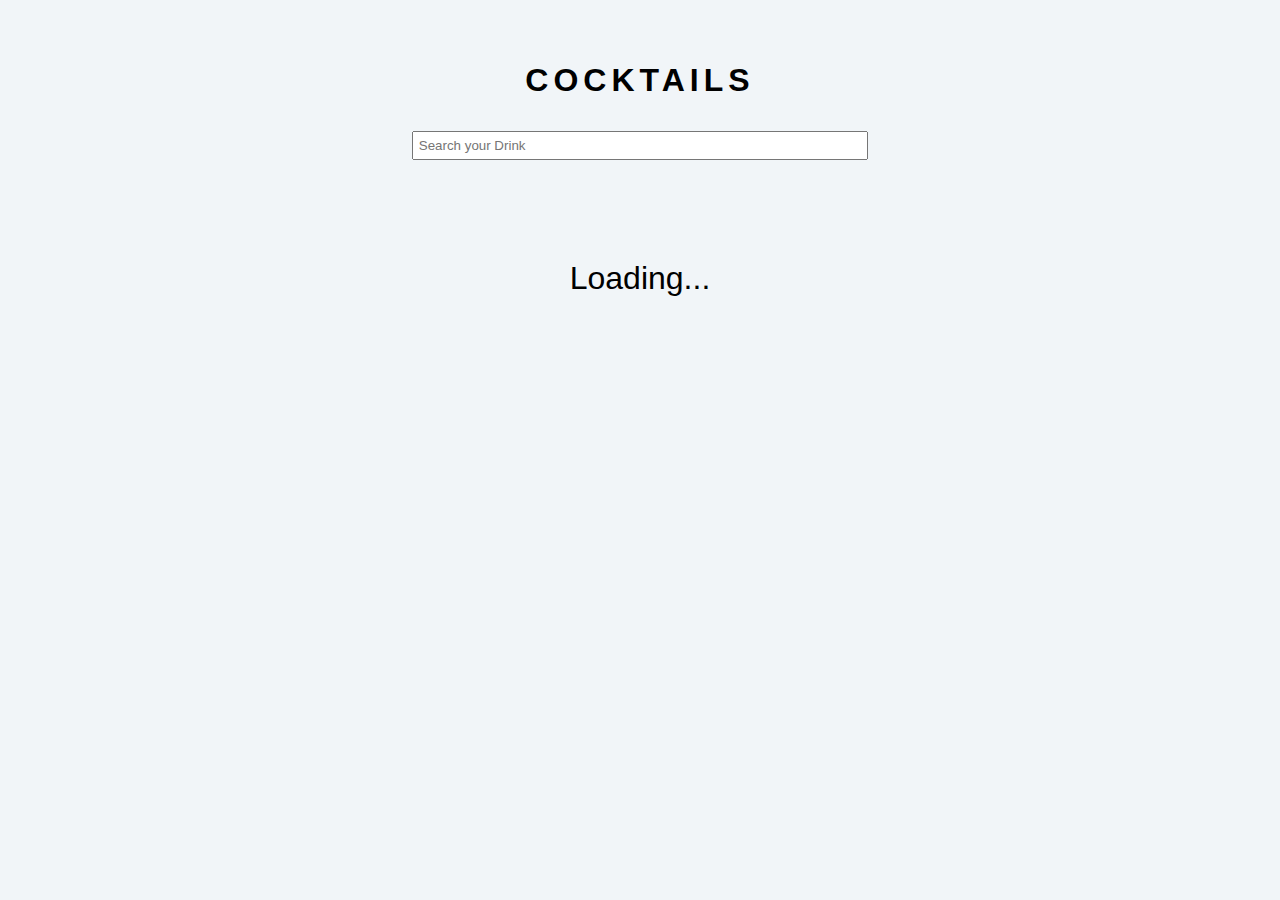
<file: cocktails/index.html>
<!DOCTYPE html>
<html lang="en">

<head>
    <meta charset="UTF-8">
    <meta name="viewport" content="width=device-width, initial-scale=1.0">
    <link rel="stylesheet" href="style.css">
    <title>Cocktails</title>
</head>

<body>

    <form class="search-form">
        <h3>Cocktails</h3>
        <input type="text" placeholder="Search your Drink" class="input" name="drink">
    </form>

    <section class="section-container cocktails">
        <div class="loading">Loading...</div>

        <h2 class="error-msg"></h2>

        <div class="section-center"></div>
    </section>


    <script type="module" src="app.js"></script>
</body>

</html>
</file>
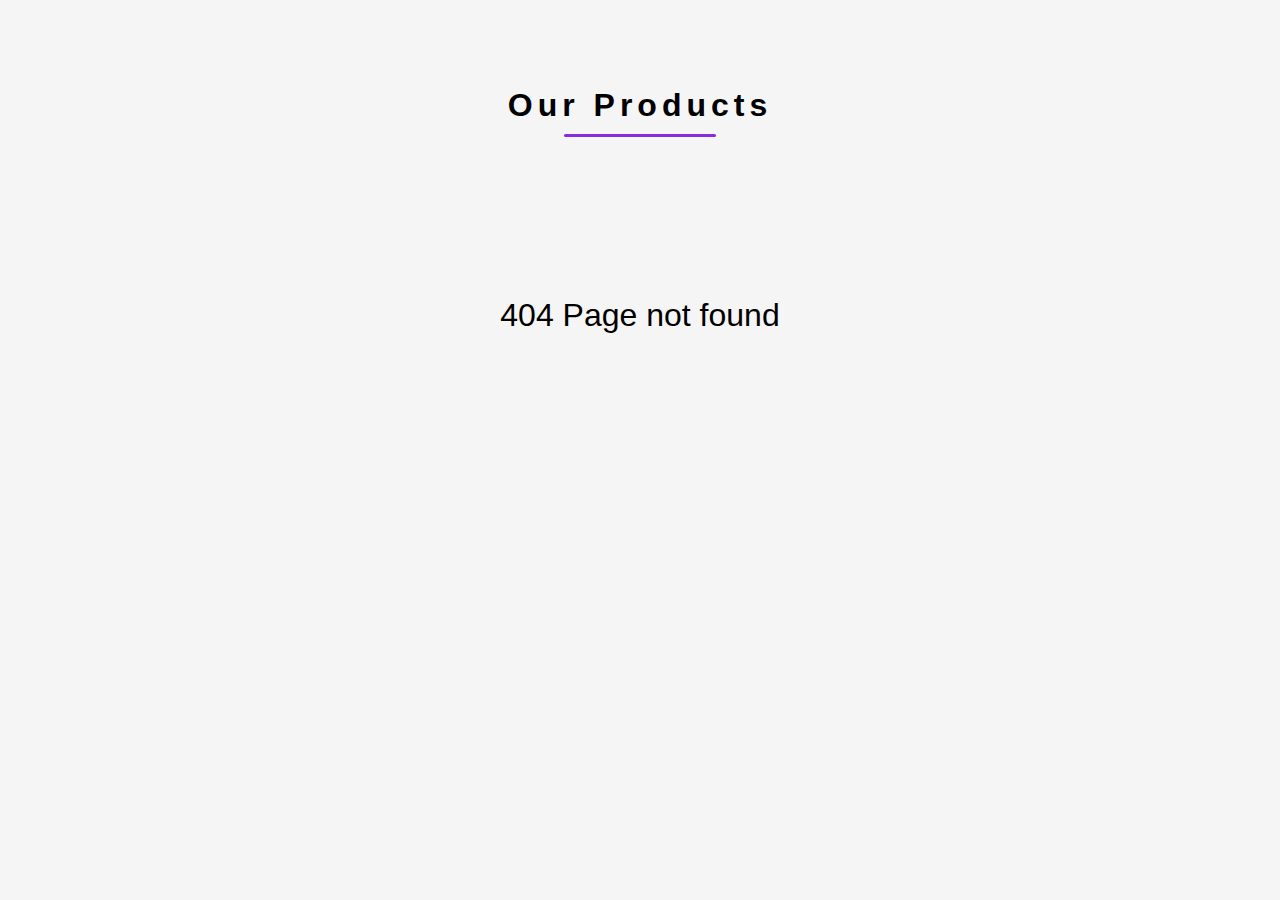
<file: products/index.html>
<!DOCTYPE html>
<html lang="en">

<head>
    <meta charset="UTF-8">
    <meta name="viewport" content="width=device-width, initial-scale=1.0">
    <title>Products</title>
    <link rel="stylesheet" href="style.css" />
</head>

<body>


    <section class="products">
        <!-- title -->
        <div class="title">
            <h2>Our Products</h2>
            <div class="title-underline"></div>
        </div>



        <!-- products -->
        <div class="product-center">

            <div class="products-container">
                <!-- <a class="product-link" href="product.html">
                    <img class="product-img"
                        src="https://images.pexels.com/photos/1350789/pexels-photo-1350789.jpeg?auto=compress&cs=tinysrgb&w=600"
                        alt="">
                    <footer>
                        <h5>Product title</h5>
                        <span>$5.9</span>
                    </footer>
                </a> -->



            </div>

        </div>
    </section>

    <!-- <div>
        <h3>Error</h3>
    </div> -->


    <script src="app.js"></script>
</body>

</html>
</file>
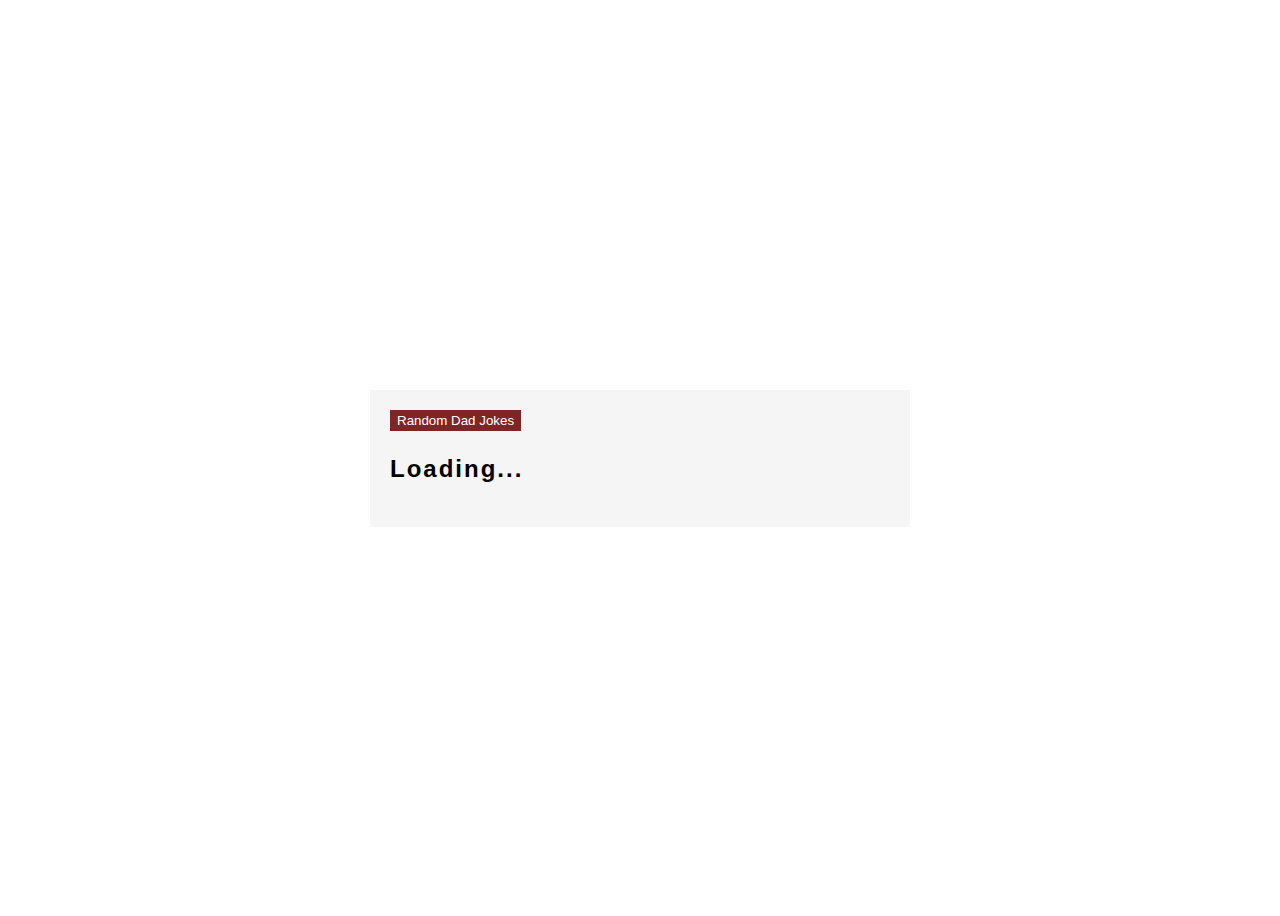
<file: random-jokes/index.html>
<!DOCTYPE html>
<html lang="en">

<head>
    <meta charset="UTF-8">
    <meta name="viewport" content="width=device-width, initial-scale=1.0">
    <link rel="stylesheet" href="style.css">
    <title>Dad Jokes</title>
</head>

<body>


    <div class="container">
        <button type="button" class="btn">Random Dad Jokes</button>
        <p class="result"></p>
    </div>



    <script src="app.js"></script>

</body>

</html>
</file>
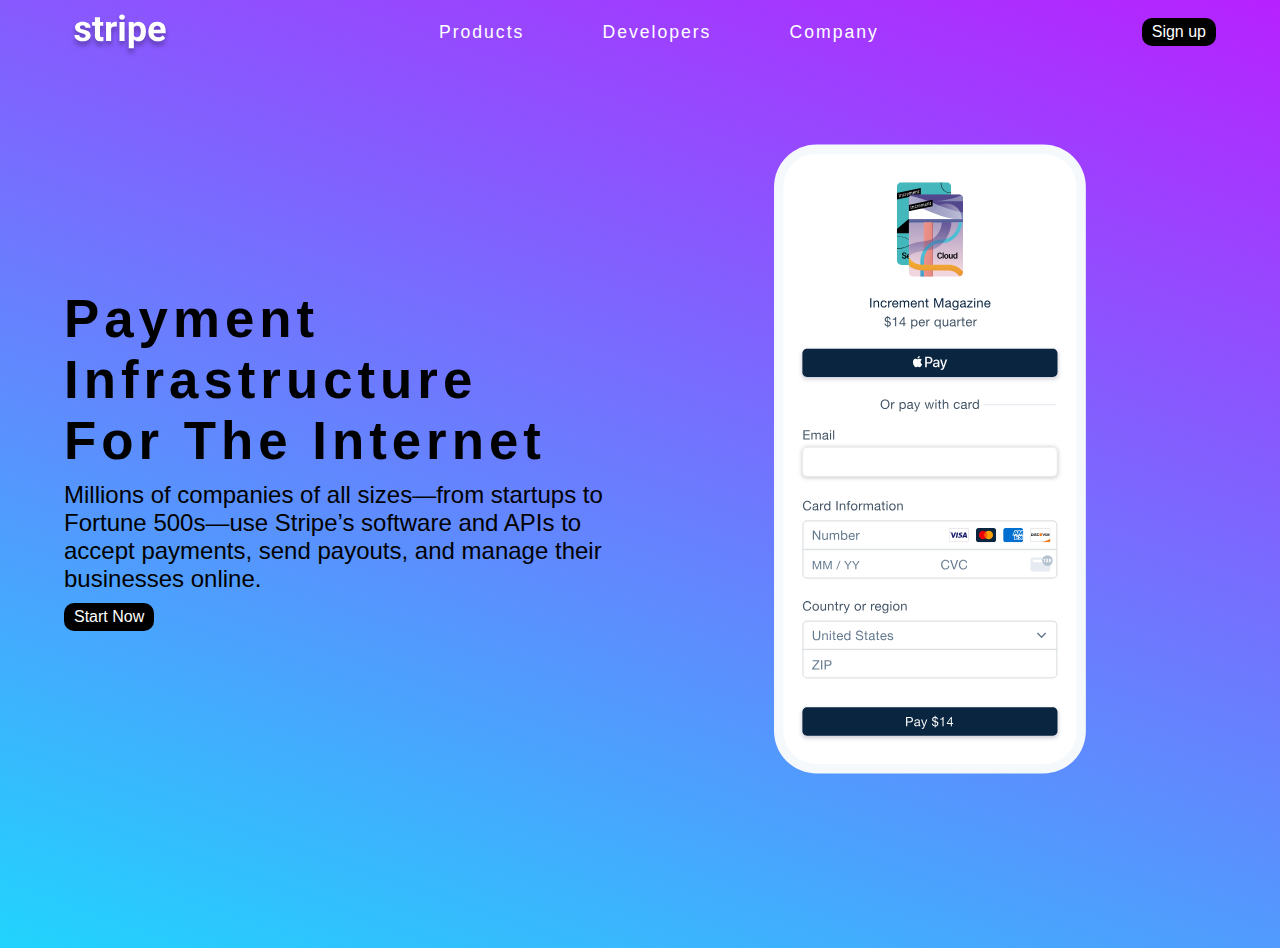
<file: stripe/index.html>
<!DOCTYPE html>
<html lang="en">

<head>
    <meta charset="UTF-8">
    <meta name="viewport" content="width=device-width, initial-scale=1.0">
    <link rel="stylesheet" href="https://cdnjs.cloudflare.com/ajax/libs/font-awesome/6.5.1/css/all.min.css"
        integrity="sha512-DTOQO9RWCH3ppGqcWaEA1BIZOC6xxalwEsw9c2QQeAIftl+Vegovlnee1c9QX4TctnWMn13TZye+giMm8e2LwA=="
        crossorigin="anonymous" referrerpolicy="no-referrer" />
    <link rel="stylesheet" href="./style.css" />
    <title>Submenus</title>
</head>

<body>

    <section class="nav-parent nav">
        <nav class="nav-center">
            <div class="nav-header">
                <img src="./images/logo.svg" class="logo" alt="logo">
                <button class="toggle-btn btn"><i class="fa-solid fa-bars"></i></button>
            </div>
            <ul class="nav-links">
                <li><button class="link-btn">products</button></li>
                <li><button class="link-btn">developers</button></li>
                <li><button class="link-btn">company</button></li>
            </ul>
            <button class="signup-btn btn">Sign up</button>
        </nav>
    </section>

    <!--  hero section start -->

    <main class="hero">
        <div class="hero-center">
            <article class="hero-info">
                <h1>Payment infrastructure <br /> for the internet</h1>
                <p>Millions of companies of all sizes—from startups to Fortune 500s—use Stripe’s software and APIs to
                    accept payments, send
                    payouts, and manage their businesses online.
                </p>
                <button class="btn">Start Now</button>
            </article>

            <article class="hero-img">
                <img src="./images/phone.svg" alt="phone">
            </article>
        </div>
    </main>
    <!--  hero section end  -->

    <!-- sidebar start -->

    <div class="sidebar-wrapper">
        <aside class="sidebar">
            <button class="btn close">
                <i class="fa-solid fa-xmark"></i>
            </button>
            <div class="sidebar-links">

            </div>
        </aside>
    </div>

    <!-- sidebar end -->

    <!-- links -->

    <aside class="submenu tooltip"></aside>

    <script type="module" src="app.js"></script>
</body>

</html>
</file>
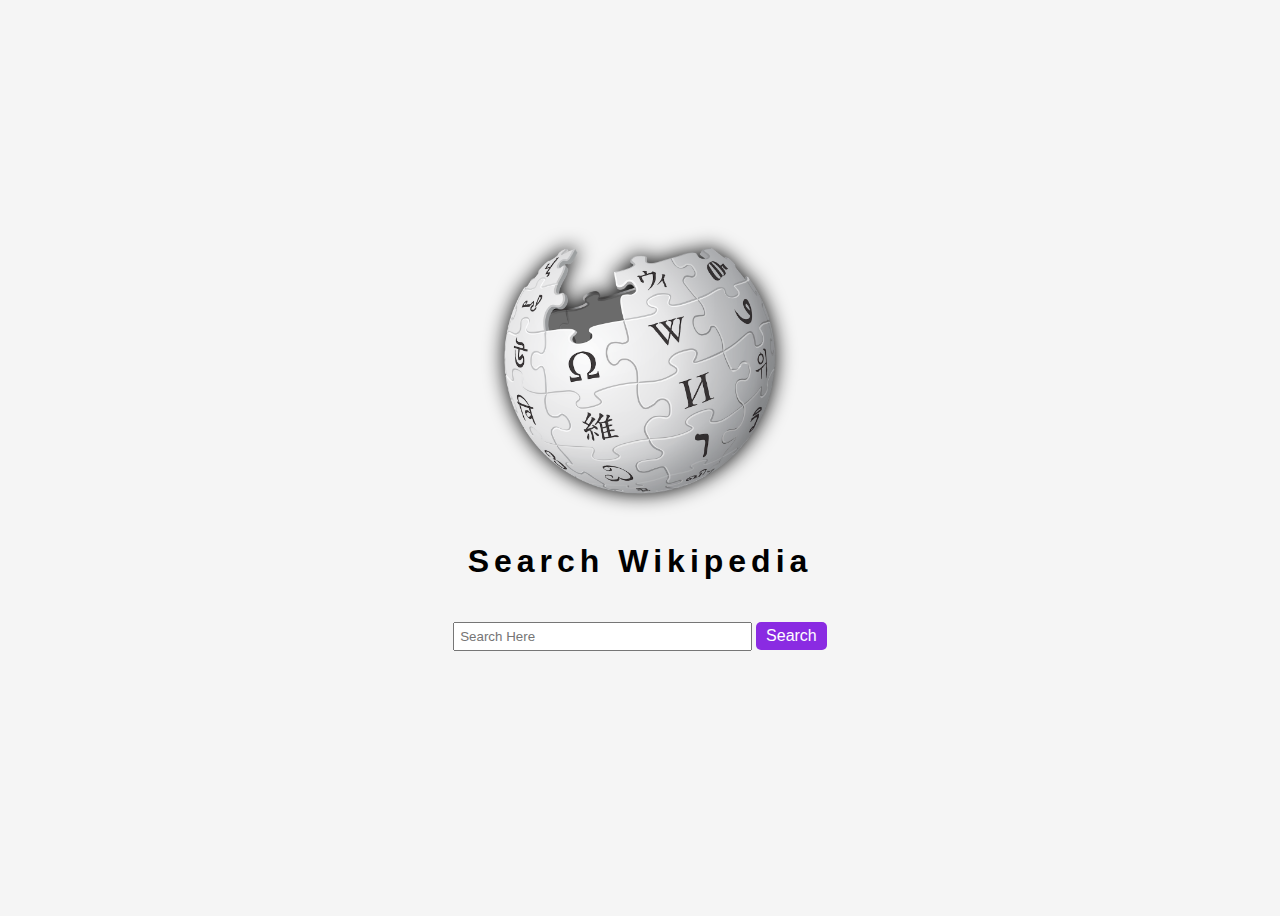
<file: wikipedia/index.html>
<!DOCTYPE html>
<html lang="en">

<head>
    <meta charset="UTF-8">
    <meta name="viewport" content="width=device-width, initial-scale=1.0">
    <link rel="stylesheet" href="./style.css">
    <title>Wikipedia</title>
</head>

<body>

    <section class="wikipedia">
        <div class="container">
            <img src="./wiki-logo.png" alt="">
            <h3>Search Wikipedia</h3>
            <form class="form-control">
                <input type="text" class="input" placeholder="Search Here">
                <button type="submit" class="btn">Search</button>
            </form>
        </div>
        <!-- result -->
        <div class="results">
            <!-- <a href="#">
                <h4 class="title">title</h4>
                <p>Lorem ipsum, dolor sit amet consectetur adipisicing elit. Optio, cumque explicabo officiis aliquid
                    error, at necessitatibus vitae blanditiis pariatur totam quae ipsam harum sequi laboriosam, iusto
                    soluta ab tempore sint molestias placeat. In sed aut nostrum similique quos nobis quam.</p>
            </a> -->
        </div>
    </section>

    <script src="./app.js"></script>
</body>

</html>
</file>
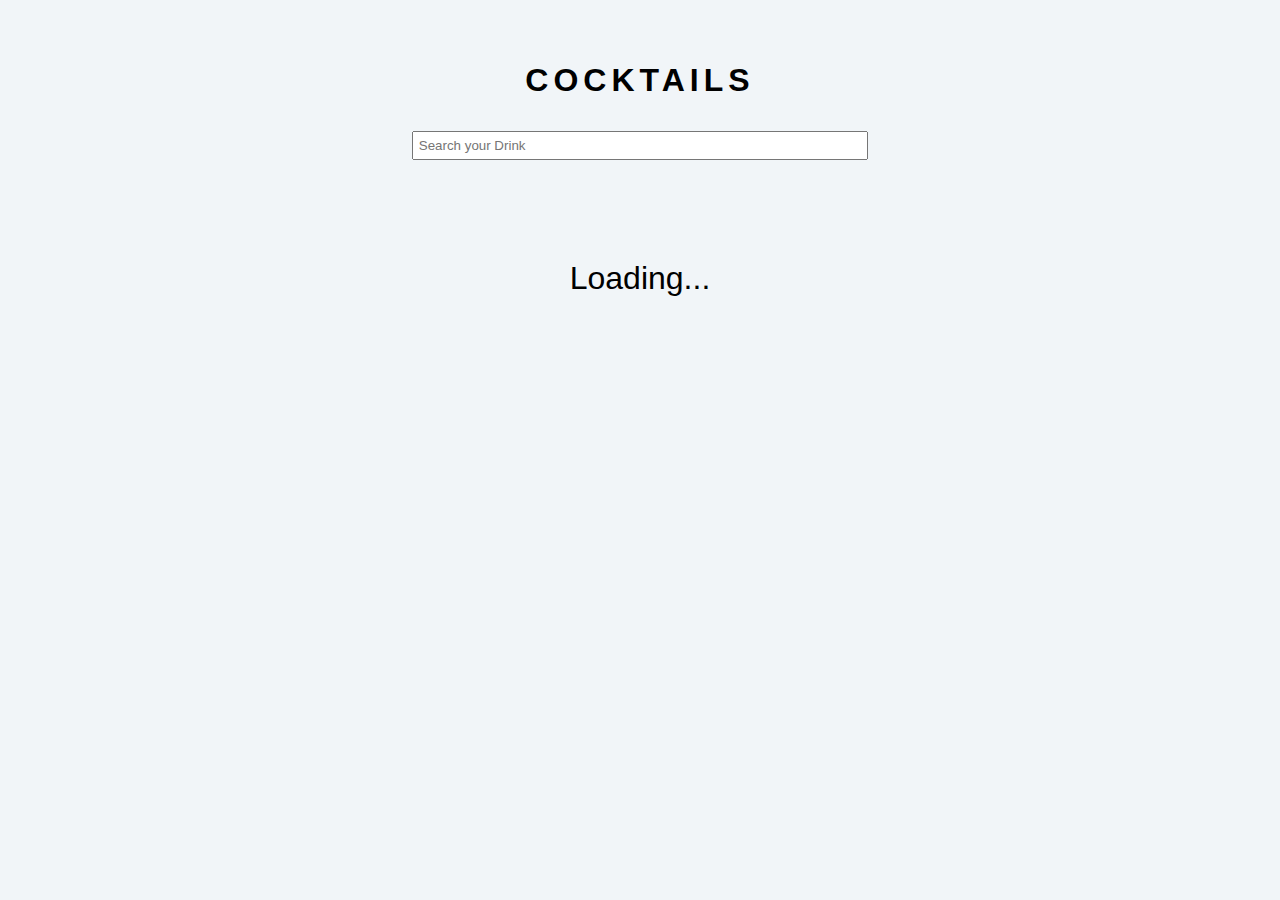
<file: cocktails/drink.html>
<!DOCTYPE html>
<html lang="en">

<head>
    <meta charset="UTF-8">
    <meta name="viewport" content="width=device-width, initial-scale=1.0">
    <link rel="stylesheet" href="drink.css">
    <title>Document</title>
</head>

<body>

    <div class="loading"></div>

    <section class="single-drink">

        <img src="https://images.pexels.com/photos/109275/pexels-photo-109275.jpeg?auto=compress&cs=tinysrgb&w=600"
            alt="" class="single-img">


        <article class="drink-info">
            <h5 class="drink-name">name</h5>
            <P class="drink-desc">Lorem ipsum dolor sit, amet consectetur adipisicing elit. Explicabo nobis expedita
                nesciunt similique quia necessitatibus autem distinctio, ex deserunt, amet unde aliquam cum nulla. Nemo
                iste tempore doloribus rerum minima.
            </P>
            <div class="drink-ingrediance">
                <a href="index.html" class="btn">All Cocktails</a>
            </div>
        </article>
    </section>

    <script type="module" src="singleDrink.js"></script>
</body>

</html>
</file>
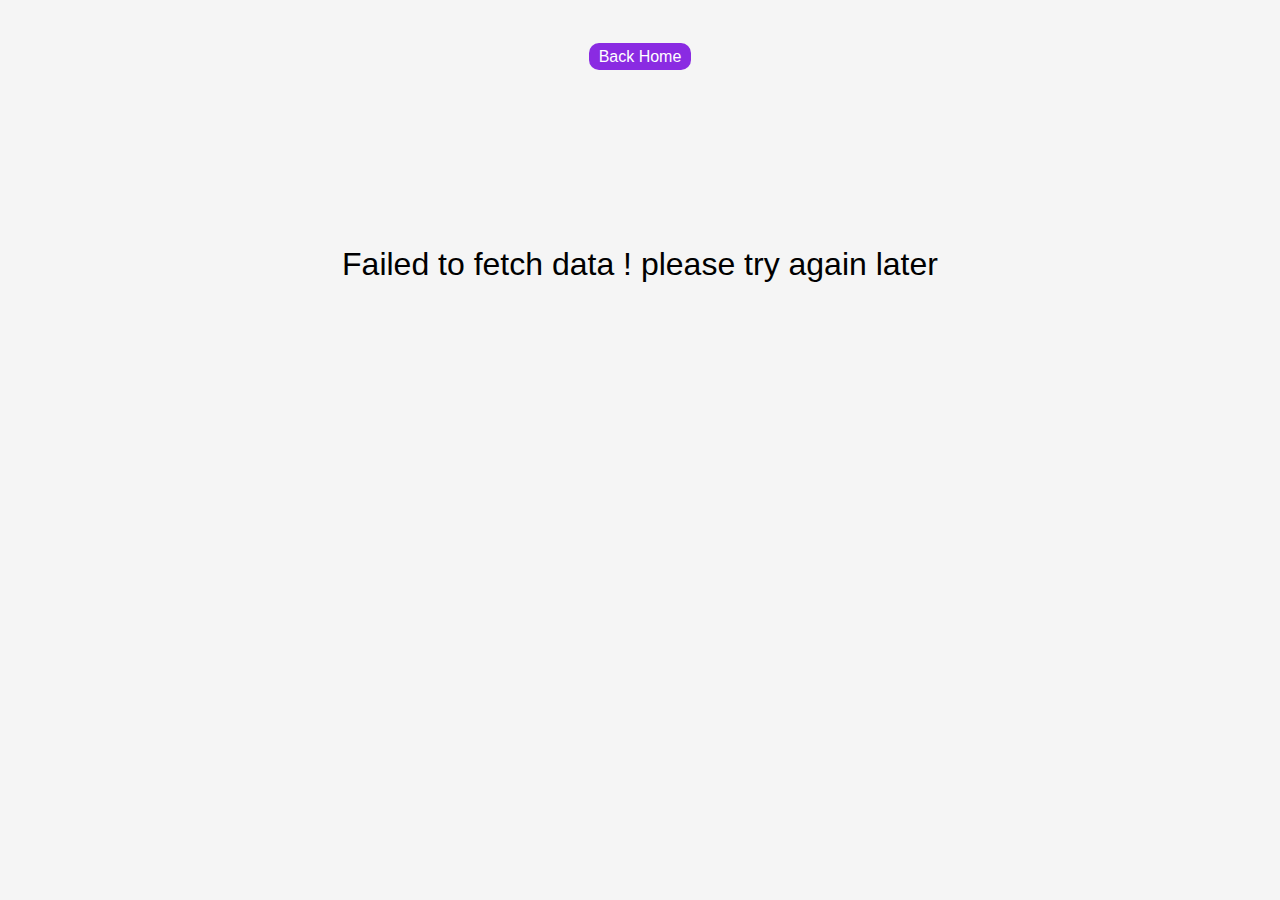
<file: products/product.html>
<!DOCTYPE html>
<html lang="en">

<head>
    <meta charset="UTF-8">
    <meta name="viewport" content="width=device-width, initial-scale=1.0">
    <link rel="stylesheet" href="style.css">
    <title>Document</title>
</head>

<body>


    <a href="index.html" class="back-btn">back home</a>
    <section class="products">

    </section>


    <script src="product.js"></script>

</body>

</html>
</file>
<file: cocktails/style.css>
::after,
::after {
  margin: 0;
  padding: 0;
  box-sizing: border-box;
}

body {
  font-family: "Gill Sans", "Gill Sans MT", Calibri, "Trebuchet MS", sans-serif;
  text-align: center;
  background-color: #f1f5f8;
}

.search-form {
  padding: 10px;
  width: 50%;
  margin: 20px auto;
}

@media screen and (max-width: 992px) {
  .search-form {
    width: 80%;
  }
}

.search-form h3 {
  font-size: 2rem;
  letter-spacing: 5px;
  text-transform: uppercase;
}

.input {
  width: 70%;
  margin-bottom: 30px;
  padding: 5px;
}

.section-container {
  width: 90%;
  /* background: yellowgreen; */
  margin: 0px auto;
  height: auto;
  padding: 20px;
}

.section-container .loading {
  font-size: 2rem;
  padding-top: 20px;
}

.error-msg {
  display: none;
}

.hide-loading {
  display: none;
}

.section-center {
  display: grid;
  grid-template-columns: repeat(1, 1fr);
  gap: 30px;
  padding: 20px;
}

.section-center a {
  text-decoration: none;
}

.cocktail {
  width: 100%;
  border: 7px solid white;
  height: 300px;
  margin: 0px auto;
  box-shadow: 0px 0px 5px 0px black;
  border-radius: 10px;
}

.cocktail img {
  width: 100%;
  height: 100%;
  object-fit: cover;
  border-radius: 10px;
}

.title {
  background-color: black;
  color: #fff;
  width: 35%;
  /* display: inline-block; */
  padding: 5px 0px;
  border-radius: 5px;
  transform: translate(205%, -40px);
}

@media screen and (min-width: 768px) {
  .section-center {
    grid-template-columns: repeat(2, 1fr);
    gap: 30px;
  }

  .cocktail {
    width: 90%;
    height: 250px;
  }
}

@media screen and (min-width: 1200px) {
  .section-center {
    grid-template-columns: repeat(3, 1fr);
  }

  .cocktail {
    width: auto;
    height: 250px;
  }
}
</file>
<file: products/style.css>
::before,
::after {
  margin: 0;
  padding: 0;
  box-sizing: border-box;
}

body {
  font-family: "Gill Sans", "Gill Sans MT", Calibri, "Trebuchet MS", sans-serif;
  background-color: whitesmoke;
  text-align: center;
}

.products {
  height: auto;
  text-align: center;
  padding: 20px 0px;
  justify-content: center;
}

.title h2 {
  margin-bottom: -20px;
  letter-spacing: 5px;
  font-size: 2rem;
}

.title-underline {
  width: 12%;
  height: 0.2rem;
  margin: 30px auto;
  background-color: blueviolet;
  border-radius: 30px;
}

@media screen and (max-width: 858px) {
  .title-underline {
    width: 30%;
  }
}

.product-center {
  width: 100%;
  margin: 0px auto;
}

.loading,
.error {
  grid-column: 1/-1;
  display: block;
  text-align: center;
  margin-top: 10rem;
  font-size: 2rem;
}

.products-container {
  display: grid;
  grid-template-columns: repeat(1fr);
  grid-template-rows: auto;
  gap: 20px;
  padding: 10px;
}

@media screen and (min-width: 768px) {
  .products-container {
    grid-template-columns: repeat(2, 1fr);
  }

  .product-center {
    width: 95%;
  }
}

@media screen and (min-width: 1100px) {
  .products-container {
    grid-template-columns: repeat(3, 1fr);
  }

  .product-center {
    width: 90%;
  }
}

.product-img {
  height: 260px;
  width: 100%;
  border-radius: 10px;
  object-fit: cover;
  box-shadow: 0px 0px 10px 0px black;
}

.product-link {
  text-decoration: none;
}

footer {
  color: black;
}

footer h5 {
  font-size: 1rem;
  font-weight: bold;
  margin-bottom: 10px;
  text-transform: capitalize;
}

footer span {
  font-size: 1rem;
  font-weight: bold;
}

/* single product page css */

.products {
  margin-top: 40px;
  height: auto;
}

.product-wrapper {
  display: grid;
  grid-template-columns: repeat(1, 1fr);
  width: 90%;
  margin: 20px auto;
  height: auto;
  gap: 30px;
  padding: 10px;
  place-items: center;
}

@media screen and (min-width: 1200px) {
  .product-wrapper {
    grid-template-columns: repeat(2, 1fr);
  }
}

.product-wrapper .img {
  width: 100%;
  height: 60vh;
  object-fit: cover;
  border-radius: 10px;
  box-shadow: 0px 0px 10px 0px black;
}

.back-btn {
  position: relative;
  top: 40px;
}

.back-btn,
.product-info button {
  background-color: blueviolet;
  padding: 5px 10px;
  font-size: 1rem;
  color: #fff;
  text-decoration: none;
  text-transform: capitalize;
  border-radius: 10px;
  cursor: pointer;
  border: none;
}

.product-info {
  text-align: start;
  display: flex;
  flex-direction: column;
  align-items: start;
  justify-content: center;
  height: auto;
  margin: 0px;
}

.product-info h3,
h5 {
  margin: 10px 0px;
}

h3 {
  font-size: 2rem;
  text-transform: uppercase;
  letter-spacing: 3px;
}

h5 {
  font-size: 1.2rem;
  color: grey;
  margin: 10px 0px;
}

strong {
  font-size: 1rem;
}

.product-info p {
  margin: 0px;
  margin-bottom: 15px;
  font-size: 1.2rem;
  text-align: justify;
}

.colors {
  height: auto;
  width: 100%;
  margin: 10px 0px;
}

.colors .product-color {
  height: 20px;
  width: 20px;
  border: 1px solid black;
  display: inline-block;
  border-radius: 50%;
  cursor: pointer;
  margin: 0px 6px;
}
@media screen and (max-width: 1200px) {
  .product-info {
    padding: 0px;
  }
}
</file>
<file: random-jokes/style.css>
::before,
::after {
  margin: 0;
  padding: 0;
  box-sizing: border-box;
}

body {
  display: flex;
  justify-content: center;
  align-items: center;
  height: 100vh;
  font-family: "Franklin Gothic Medium", "Arial Narrow", Arial, sans-serif;
}

.container {
  width: clamp(50px, 80%, 500px);
  height: auto;
  background-color: whitesmoke;
  padding: 20px;
}

.btn {
  outline: none;
  border: none;
  padding: 3px 7px;
  background-color: rgb(127, 37, 37);
  color: #fff;
}

.result {
  font-size: 1.5rem;
  font-weight: bold;
  letter-spacing: 2px;
}
</file>
<file: stripe/style.css>
* {
  margin: 0;
  padding: 0;
  box-sizing: border-box;
}

body {
  font-family: "Gill Sans", "Gill Sans MT", Calibri, "Trebuchet MS", sans-serif;
}

.nav-parent {
  width: 100%;
  height: auto;
  position: relative;
  z-index: 1;
  display: flex;
  align-items: center;
  height: 4rem;
}

.nav-header {
  display: flex;
  justify-content: space-between;
  align-items: center;
  /* width: 100%; */
}

.logo {
  height: 100%;
}

.nav-center {
  width: 90vw;
  height: auto;
  margin: 0px auto;
  display: flex;
  justify-content: center;
  flex-direction: column;
}

.nav-links {
  display: none;
}

.show-nav-links {
  display: block;
}

li {
  list-style-type: none;
  font-size: 1rem;
}

.signup-btn {
  display: none;
}

.btn {
  padding: 5px 10px;
  border: none;
  font-size: 1rem;
  background-color: black;
  color: #fff;
  border-radius: 10px;
  cursor: pointer;
}

@media screen and (min-width: 768px) {
  .nav-center {
    flex-direction: row;
    align-items: center;
    justify-content: space-between;
    width: 90%;
  }

  .toggle-btn {
    display: none;
  }

  .nav-links {
    display: block;
    display: flex;
    justify-content: space-evenly;
    align-items: center;
    width: 50%;
  }

  .link-btn {
    padding: 5px 10px;
    background-color: transparent;
    border: none;
    cursor: pointer;
    font-size: 1.1rem;
    color: white;
    text-align: center;
    letter-spacing: 2px;
    text-transform: capitalize;
  }

  .signup-btn {
    display: block;
  }
}

/* hero section start */

.hero {
  height: auto;
  width: 100%;
}

.hero::before {
  content: "";
  position: absolute;
  background-color: #21d4fd;
  background-image: linear-gradient(19deg, #21d4fd 0%, #b721ff 100%);
  min-height: 100vh;
  top: 0%;
  z-index: -1;
  width: 100%;
  padding-bottom: 3rem;
}

.hero-center {
  /* min-height: 100vh; */
  height: 100vh;
  width: 90%;
  display: grid;
  grid-template-columns: repeat(1, 1fr);
  place-items: center;
  margin: 0 auto;
  text-align: start;
  gap: 10px;
  padding: 5rem 0px;
}

.hero-img {
  height: 70vh;
  width: auto;
  display: none;
}

.hero-img img {
  height: 100%;
  width: 100%;
  object-fit: cover;
}

.hero-info {
  height: auto;
  display: flex;
  align-items: center;
  flex-direction: column;
  justify-content: space-around;
}

.hero-info > button {
  align-self: flex-start;
}

.hero-info h1 {
  font-size: 2rem;
  text-transform: capitalize;
  letter-spacing: 5px;
  /* -webkit-text-stroke: 2px black; */
  text-align: start;
  color: #000;
  width: 100%;
}

.hero-info p {
  font-size: 1.5rem;
  margin: 10px 0px;
}

@media screen and (min-width: 768px) {
  .hero-center {
    grid-template-columns: repeat(2, 1fr);
    align-items: center;
    height: auto;
  }

  .hero-info h1 {
    font-size: 3.3rem;
  }

  .hero-img {
    display: block;
  }
}

/* sidebar-wrapper */

.sidebar-wrapper {
  position: absolute;
  height: 100vh;
  width: 100%;
  top: 0;
  display: none;
  opacity: 1;
}

.sidebar {
  margin: 0px auto;
  width: 93vw;
  height: 93vh;
  display: none;
  background-color: antiquewhite;
  text-align: end;
  padding: 10px;
  border-radius: 10px;
  transition: all 3s ease-in-out;
}

.show {
  transition: all 3s ease-in-out;
  display: block;
  z-index: 999;
  box-shadow: 0px 0px 100px 0px black;
}

@media screen and (max-width: 768px) {
  .sidebar-wrapper {
    display: flex;
    justify-content: center;
    align-items: center;
  }
}

.sidebar-links {
  text-align: start;
  margin-top: 20px;
}

.sidebar-subLinks {
  display: grid;
  grid-template-columns: repeat(2, 1fr);
  padding: 10px;
  width: 80%;
  margin: 10px auto;
}

.sidebar-subLinks a {
  text-decoration: none;
  color: black;
}

.sidebar-subLinks i {
  margin-right: 10px;
}

.submenu {
  height: auto;
  width: auto;
  background: whitesmoke;
  position: absolute;
  padding: 10px;
  display: none;
  border-radius: 10px;
  z-index: 10;
  transform: translateX(-50%);
  box-shadow: 0px 0px 10px 0px black;
}

.tooltip .tooltipText::before {
  content: " ";
  position: absolute;
  bottom: 100%; /* At the top of the tooltip */
  left: 50%;
  margin-left: -5px;
  border-width: 5px;
  border-style: solid;
  border-color: transparent transparent #fff transparent;
}

.tooltipText strong {
  font-size: 1.2rem;
  text-transform: capitalize;
}

.submenu-show {
  display: block;
}

.submenu-links {
  display: grid;
  grid-template-columns: repeat(2, 1fr);
  gap: 20px;
  width: 100%;
}

.col-3 {
  grid-template-columns: repeat(3, 1fr);
}

.col-4 {
  grid-template-columns: repeat(4, 1fr);
}

.submenu-link {
  text-transform: capitalize;
  text-decoration: none;
  color: #000;
  padding: 20px 0px;
}
</file>
<file: wikipedia/style.css>
::before,
::after {
  margin: 0;
  padding: 0;
  box-sizing: border-box;
}

body {
  background: whitesmoke;
  font-family: "Gill Sans", "Gill Sans MT", Calibri, "Trebuchet MS", sans-serif;
}

.wikipedia {
  width: 90%;
  min-height: 100vh;
  height: auto;
  display: flex;
  justify-content: center;
  flex-direction: column;
  margin: 0px auto;
  align-items: center;
}

.container {
  /* border: 1px solid black; */
  height: auto;
  text-align: center;
  width: 100%;
}

.container img {
  height: 17rem;
  object-fit: cover;
  filter: drop-shadow(0px 0px 10px #000);
}

.container h3 {
  font-size: 2rem;
  letter-spacing: 5px;
}

.form-control {
  /* background: yellowgreen; */
  width: 50%;
  margin: 0px auto;
  padding: 10px;
}

.input {
  width: 50%;
  outline: none;
  padding: 5px;
}

@media screen and (max-width: 768px) {
  .container img {
    height: 14rem;
  }
  .form-control {
    width: 100%;
  }
}

.btn {
  padding: 5px 10px;
  border: none;
  background: blueviolet;
  color: #fff;
  font-size: 1rem;
  border-radius: 5px;
  /* box-shadow: 0px -5px 10px black; */
  cursor: pointer;
}

.results {
  /* border: 1px solid red; */
  margin: 10px 0px;
  width: auto;
  display: grid;
  grid-template-columns: repeat(1fr);
  gap: 10px;
}

.results a {
  padding: 10px;
  text-decoration: none;
  color: #000;
  transition: all 0.3s linear;
}

.results a:hover {
  background: rgb(64, 62, 62);
  color: #fff;
}

.title {
  font-size: 2rem;
  margin: 0;
  text-transform: capitalize;
  letter-spacing: 2px;
}

.results p {
  font-size: 1 rem;
}

@media screen and (min-width: 768px) {
  .results {
    grid-template-columns: repeat(3, 1fr);
  }
}
</file>
<file: cocktails/drink.css>
/* single drink css */

::before,
::after {
  margin: 0;
  padding: 0;
  box-sizing: border-box;
}

body {
  font-family: "Gill Sans", "Gill Sans MT", Calibri, "Trebuchet MS", sans-serif;
  background-color: #f1f5f8;
}

.single-drink {
  width: 90%;
  min-height: 90vh;
  height: auto;
  margin: 0px auto;
  display: flex;
  justify-content: center;
  align-items: center;
  gap: 0px 20px;
  flex-wrap: wrap;
  padding: 20px;
}

img,
.drink-info {
  flex: 1 0 400px;
  margin: 0px;
}

img {
  height: 250px;
  box-shadow: 0px 0px 10px 0px black;
  border-radius: 5px;
  object-fit: fill;
  width: 80%;
  border: 6px solid #fff;
  object-fit: cover;
}

.drink-info {
  padding: 10px;
}

@media screen and (max-width: 965px) {
  .drink-info {
    align-self: start;
  }

  img {
    height: 300px;
  }
}

.drink-name {
  font-size: 2rem;
  margin: 0px;
  letter-spacing: 5px;
}

.drink-desc {
  font-size: 1.3rem;
}

.btn {
  background-color: yellowgreen;
  text-decoration: none;
  color: #000;
  padding: 5px 10px;
  border-radius: 7px;
}
</file>
